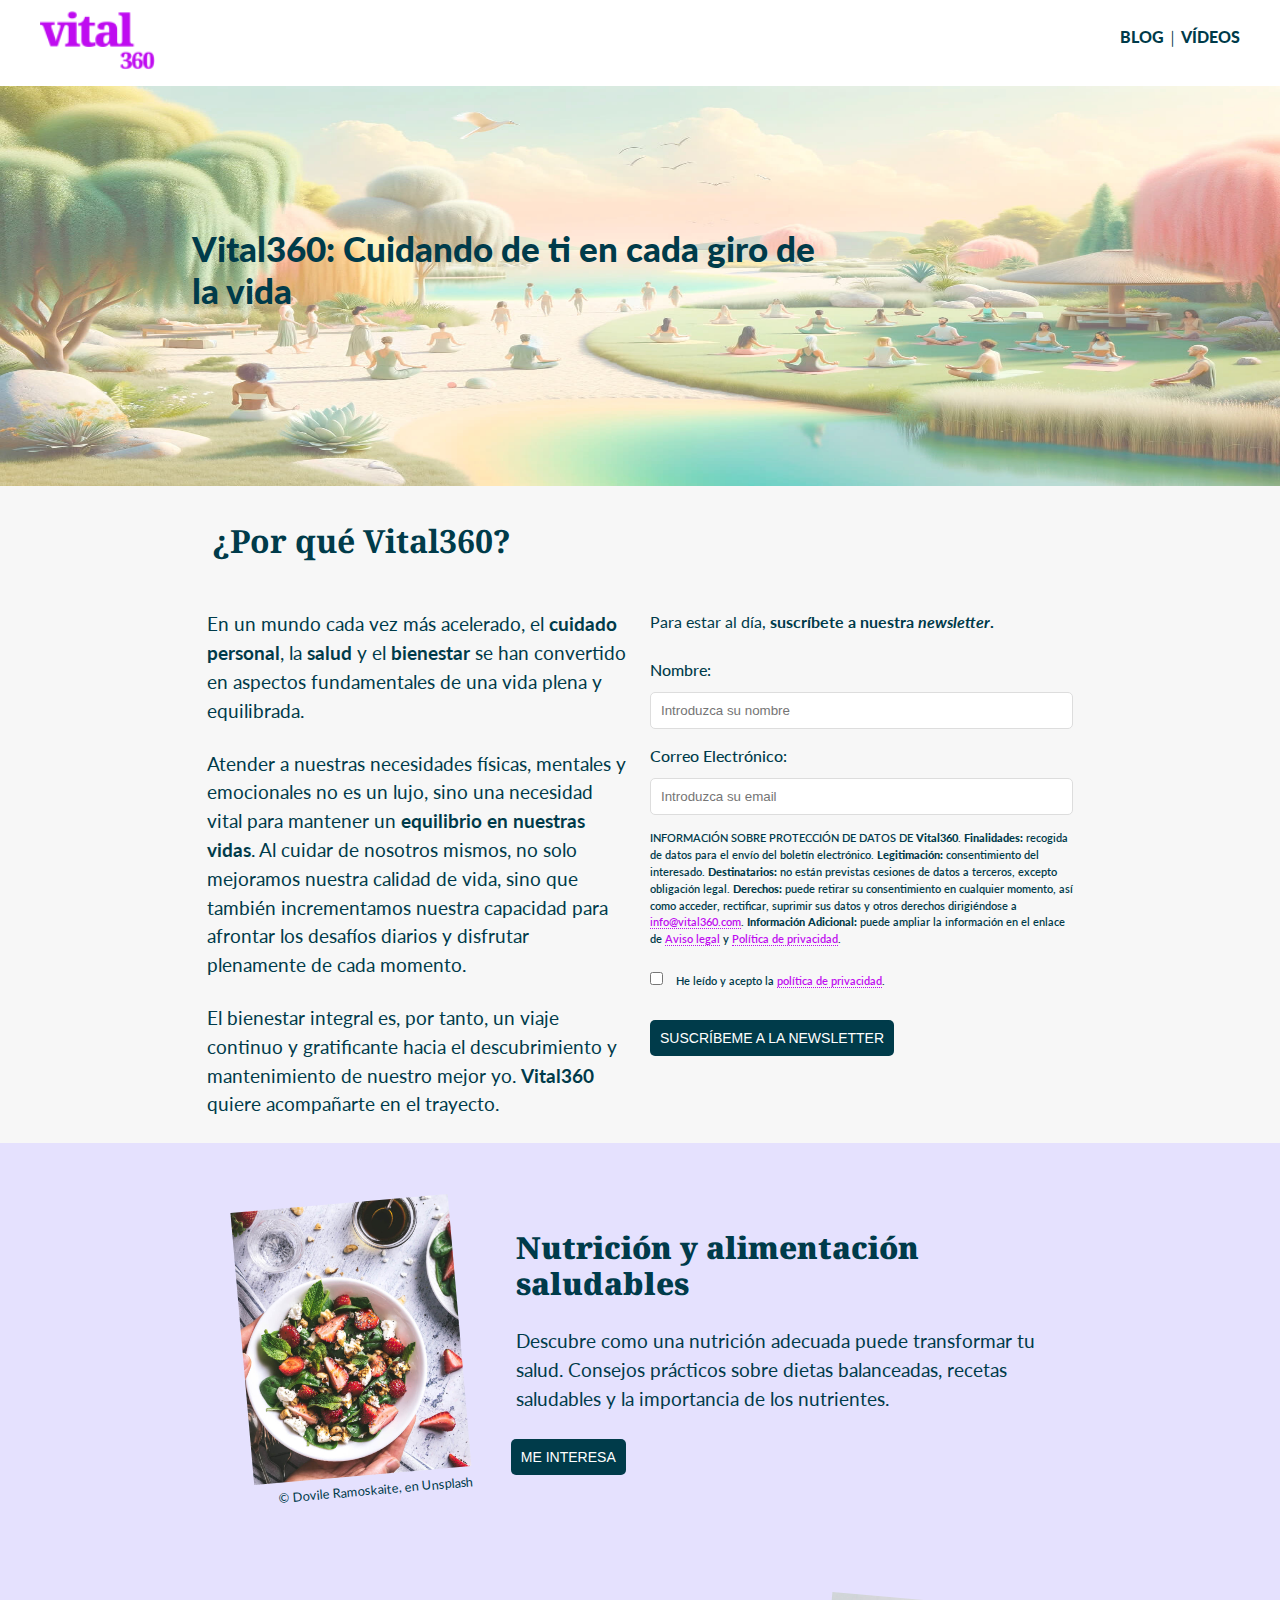
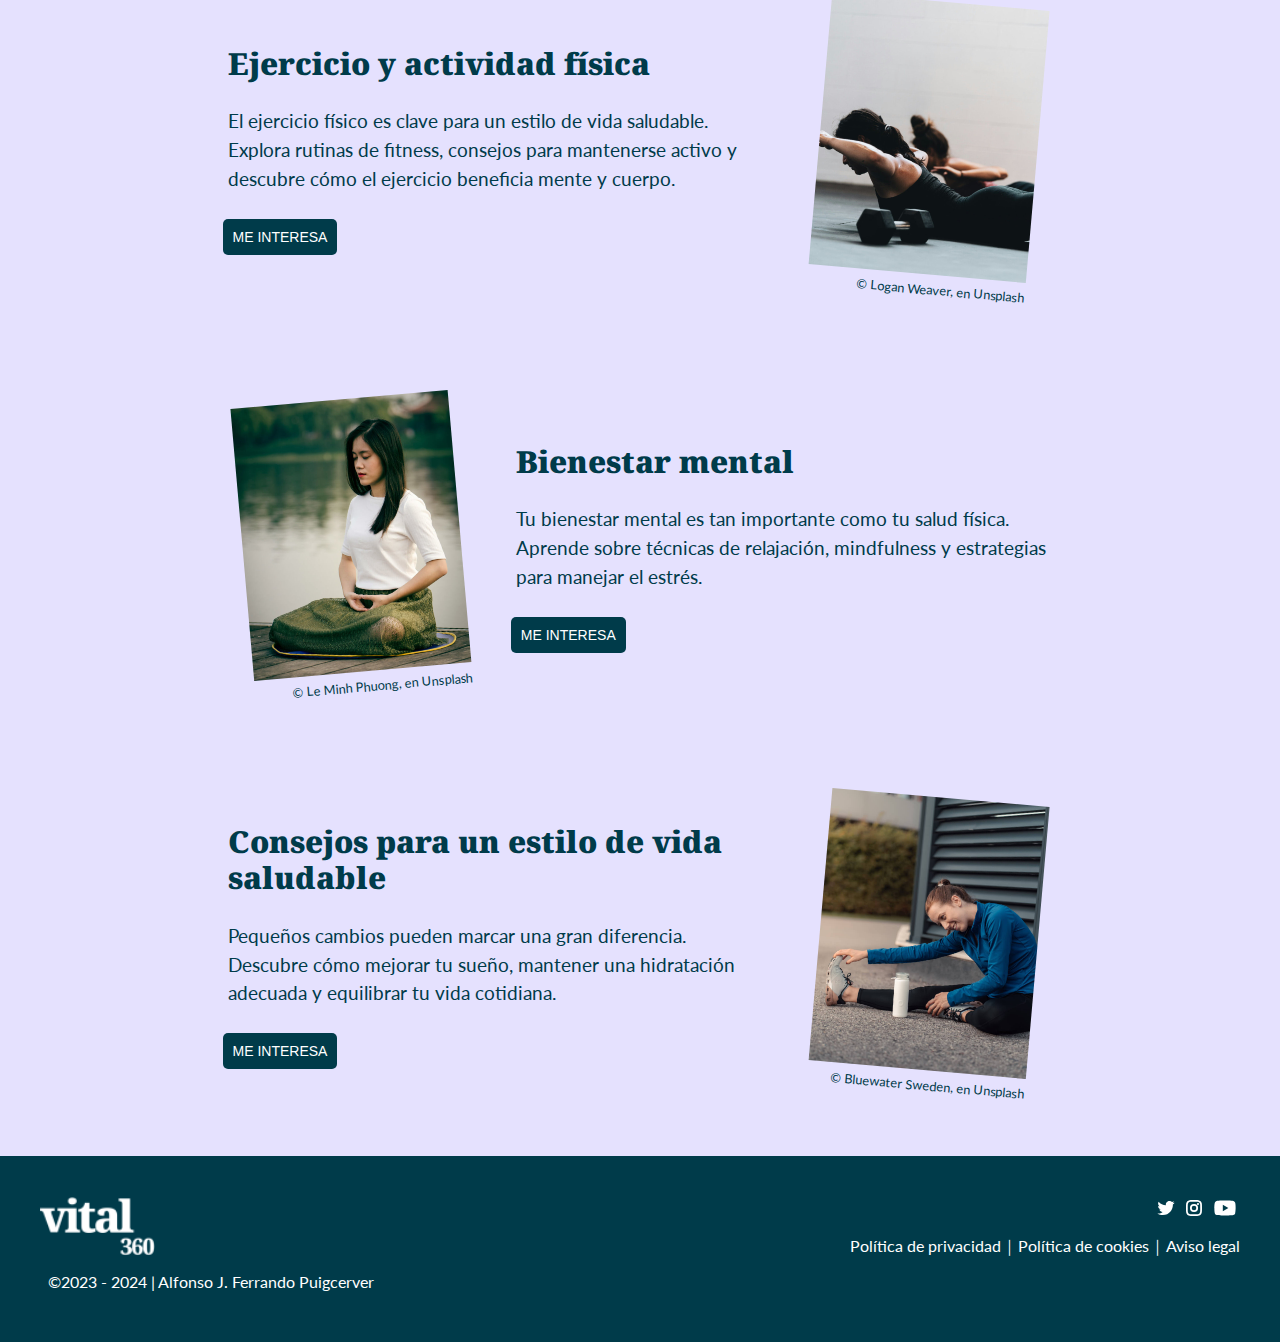
<file: index.html>
<!DOCTYPE html>
<html lang="es">
    <head>
        <meta charset="UTF-8">
        <meta name="viewport" content="width=device-width, initial-scale=1.0">
        <!-- <meta name="viewport" content="width=device-width"> -->
        <title>Vital360 | Cuidando de ti en cada giro de la vida</title>
        <meta name="description" content="Bienvenido al sitio oficial de Vital360, La web de salud y bienestar.">
        <link rel="icon" type="image/png" sizes="32x32" href="img/favicon.png">
        <link rel="preconnect" href="https://fonts.googleapis.com">
        <link rel="preconnect" href="https://fonts.gstatic.com" crossorigin>
        <link rel="preconnect" href="https://fonts.googleapis.com">
        <link rel="preconnect" href="https://fonts.gstatic.com" crossorigin>
        <link href="https://fonts.googleapis.com/css2?family=Lato:wght@400;700;900&family=Noto+Serif:wght@600&display=swap" rel="stylesheet">
        <link rel="stylesheet" href="css/estilos.css">
    </head>
<body>
    
    <header>
        <div class="container">
            <a href="index.html" title="Ir al inicio" class="logo"><img src="img/logoVital360.svg" alt="logo vital360"></a>
            <nav>
                <ul>
                    <li><a href="blog.html">Blog</a></li>
                    <li>|</li>
                    <li><a href="videos.html">Vídeos</a></li>                    
                </ul>
            </nav>
        </div>
    </header> 

    <div class="cuerpo">
        <div class="imgPrincipal">
            <img src="img/hero-image-home.jpg" class="homeLogo" alt="Lema vital360">
            <p class="captionIndex">Vital360: Cuidando de ti en cada giro de la vida</p>
        </div>  
                  
        <div class="parte1">
            <h1>¿Por qué Vital360?</h1>          
            <div class="txtIndex">                    
                <p>En un mundo cada vez más acelerado, el <b>cuidado personal</b>, la <b>salud</b> y el <b>bienestar</b> se han convertido en aspectos fundamentales de una vida plena y equilibrada.</p>  
                <br />
                <p>Atender a nuestras necesidades físicas, mentales y emocionales no es un lujo, sino una necesidad vital para mantener un <b>equilibrio en nuestras vidas</b>. Al cuidar de nosotros mismos, no solo mejoramos nuestra calidad de vida, sino que también incrementamos nuestra capacidad para afrontar los desafíos diarios y disfrutar plenamente de cada momento.</p>
                <br />
                <p>El bienestar integral es, por tanto, un viaje continuo y gratificante hacia el descubrimiento y mantenimiento de nuestro mejor yo. <b>Vital360</b> quiere acompañarte en el trayecto.</p>
                <br />
                
                
            </div>
            <div class="formIndex">
                <p> Para estar al día, <b>suscríbete a nuestra <i>newsletter</i>.</b></p><br />
                <form action="#" method="post">                    
                    <label for="name">Nombre:</label>
                    <input type="text" id="name" name="name" placeholder="Introduzca su nombre" required title="Introduzca su nombre">
                    <label for="name">Correo Electr&oacute;nico:</label>
                    <input type="email" id="email" name="email" placeholder="Introduzca su email" title="Introduzca su e-mail" required>  

                    <p class="avisoLegal">INFORMACIÓN SOBRE PROTECCIÓN DE DATOS DE <b>Vital360</b>.
                        <b>Finalidades:</b> recogida de datos para el envío del boletín electrónico. 
                        <b>Legitimación:</b> consentimiento del interesado. <b>Destinatarios:</b> no están previstas cesiones de datos a terceros, excepto obligación legal. 
                        <b>Derechos:</b> puede retirar su consentimiento en cualquier momento, así como acceder, rectificar, suprimir sus datos y otros derechos dirigiéndose a <a href="mailto:info@vital360.com">info@vital360.com</a>. 
                        <b>Información Adicional:</b> puede ampliar la información en el enlace de <a href="#">Aviso legal</a> y <a href="#">Política de privacidad</a>.
                    </p>
                    <br />
                    <label class="avisoLegal">
                        <input type="checkbox" name="terms" required> He leído y acepto la <a href="#">política de privacidad</a>.
                    </label>
                    <button type="submit">Suscríbeme a la newsletter</button>

                </form>
            </div>
        </div>

        <div class="parte2">
            <div class="card">
                <div class="fotoCard cardImpar">
                    <img src="img/home-bloc1.jpg" alt="Imagen Bloc 1">
                    <p class="autorImgIndex">© Dovile Ramoskaite, en Unsplash</p>
                </div>
                <div class="txtFoto">
                    <h2>Nutrición y alimentación saludables</h2>
                    <p>Descubre como una nutrición adecuada puede transformar tu salud. Consejos prácticos sobre dietas balanceadas, recetas saludables 
                        y la importancia de los nutrientes.</p>
                    <button type="button">Me interesa</button>
                </div>                    
            </div>

            <div class="card">
                
                <div class="txtFoto">
                    <h2>Ejercicio y actividad física</h2>
                    <p>El ejercicio físico es clave para un estilo de vida saludable. Explora rutinas de fitness, consejos para mantenerse activo y descubre cómo el ejercicio beneficia mente y cuerpo.</p>
                    <button type="button">Me interesa</button>                    
                </div>
                <div class="fotoCard cardPar">
                    <img src="img/home-bloc2.jpg" alt="Imagen Bloc 2">
                    <p class="autorImgIndex">© Logan Weaver, en Unsplash</p>
                </div>
            </div>
            
            <div class="card">
                <div class="fotoCard cardImpar">
                    <img src="img/home-bloc3.jpg" alt="Imagen Bloc 3">
                    <p class="autorImgIndex">© Le Minh Phuong, en Unsplash</p>
                </div>
                <div class="txtFoto">
                    <h2>Bienestar mental</h2>
                    <p>Tu bienestar mental es tan importante como tu salud física. Aprende sobre técnicas de relajación, mindfulness y estrategias para manejar el estrés.</p>
                    <button type="button">Me interesa</button>                    
                </div>
            </div> 

            <div class="card">
                <div class="txtFoto">
                    <h2>Consejos para un estilo de vida saludable</h2>
                    <p>Pequeños cambios pueden marcar una gran diferencia. Descubre cómo mejorar tu sueño, mantener una hidratación adecuada y equilibrar tu vida cotidiana.</p>
                    <button type="button">Me interesa</button>                    
                </div>
                <div class="fotoCard cardPar">
                    <img src="img/home-bloc4.jpg" alt="Imagen Bloc 4">
                    <p class="autorImgIndex">© Bluewater Sweden, en Unsplash</p>
                </div>                    
            </div>
        </div>
    </div>

    <footer>
        <div class="container">
            <div class="logoFooter">
                <a href="index.html" title="Ir al inicio" class="logo"><img src="img/logoVital360-n.svg" alt="logo vital360"></a>
                <p class="copyright">&copy;2023 - 2024 | Alfonso J. Ferrando Puigcerver</p>
            </div>
            <div class="menuFooter">
                <ul>
                    <li class="socialMedia"><a href=""><img src="img/twitter.svg" alt="Imagen Social Media"></a></li>
                    <li class="socialMedia"><a href=""><img src="img/instagram.svg" alt="Imagen Social Media"></a></li>
                    <li class="socialMedia"><a href=""><img src="img/youtube.svg" alt="Imagen Social Media"></a></li>
                </ul>
                <ul class="ponHorizontal">
                    <li><a href="">Política de privacidad</a></li>                    
                    <li class="nomuestra">|</li>
                    <li><a href="">Política de <span lang="en">cookies</span></a></li>
                    <li class="nomuestra">|</li>
                    <li><a href="">Aviso legal</a></li>
                </ul>
            </div>
        </div>
    </footer>
</body>
</html>
</file>
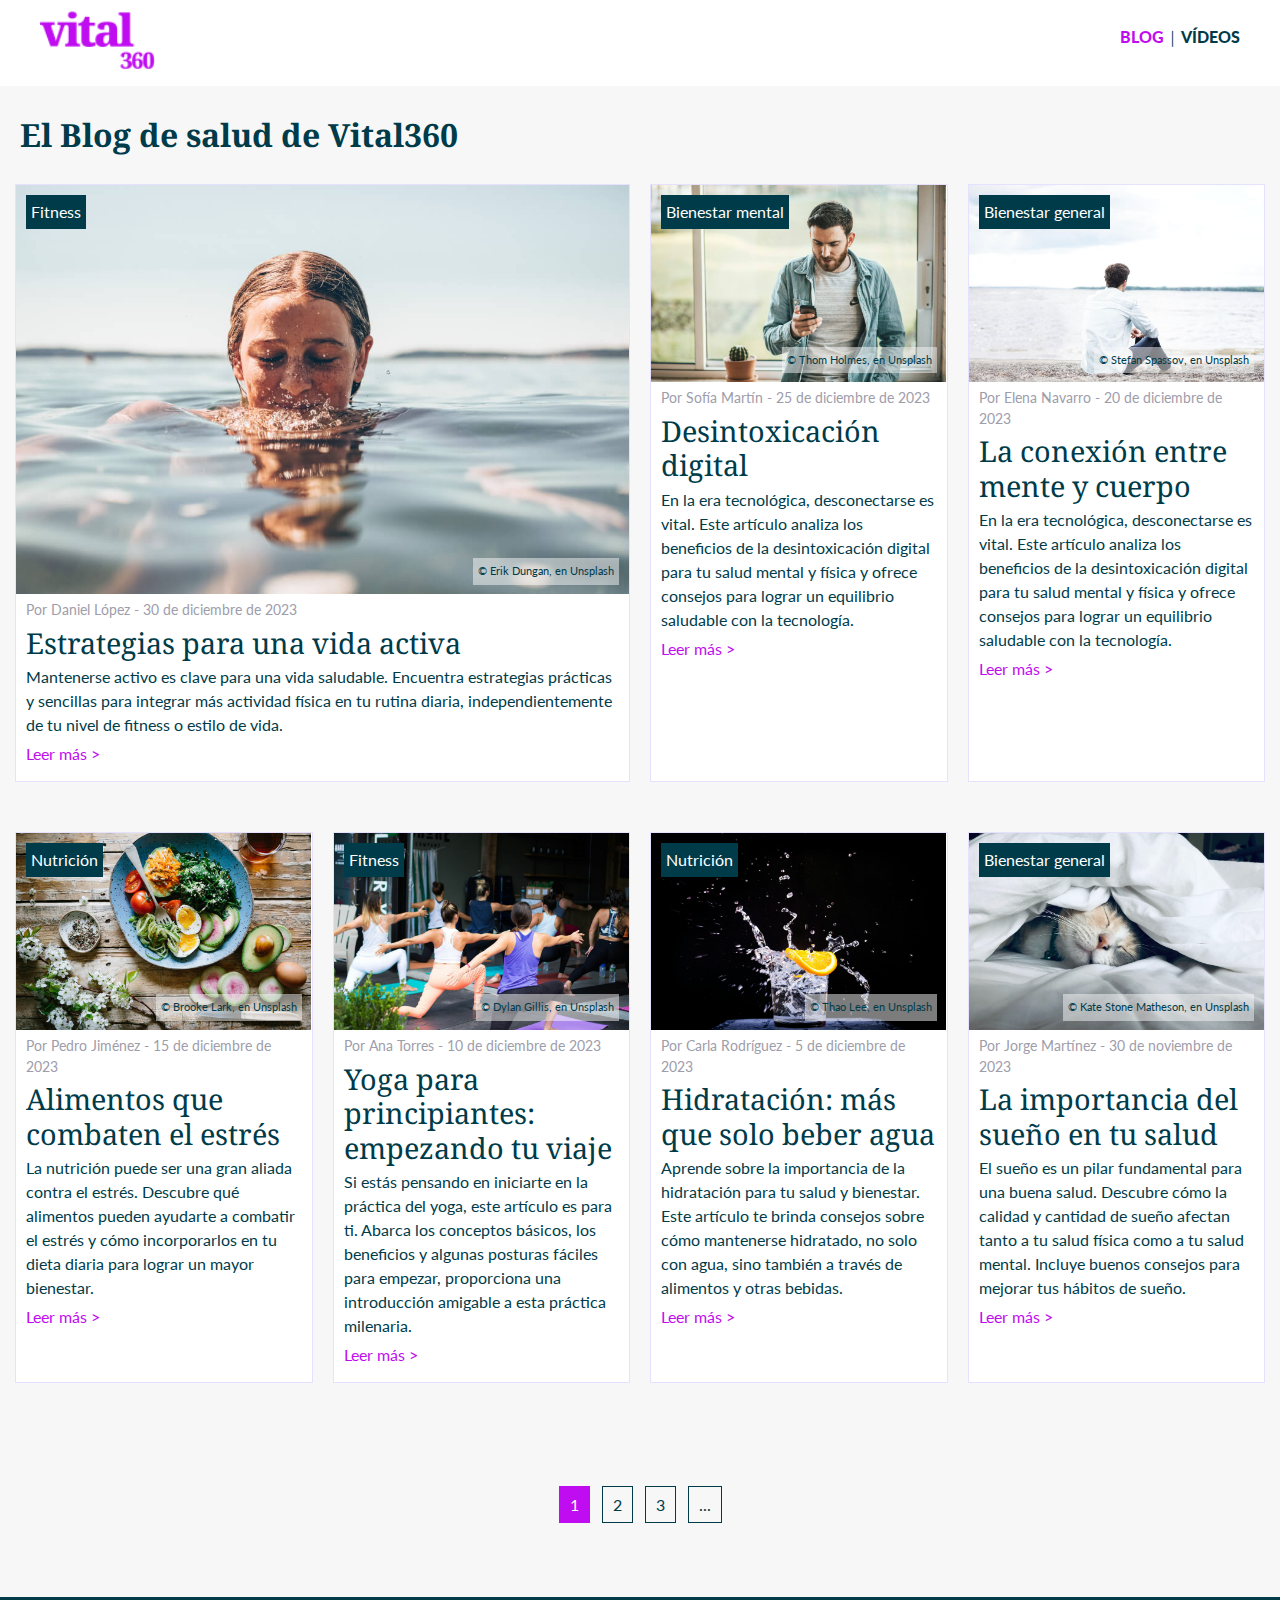
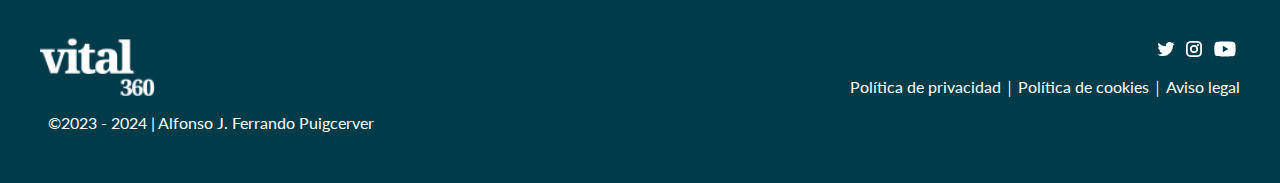
<file: blog.html>
<!DOCTYPE html>
<html lang="es">
    <head>
        <meta charset="UTF-8">
        <meta name="viewport" content="width=device-width, initial-scale=1.0">
        <!-- <meta name="viewport" content="width=device-width"> -->
        <title>Vital360 | Nuestro Blog</title>
        <meta name="description" content="Bienvenido al sitio oficial de Vital360, La web de salud y bienestar.">
        <link rel="icon" type="image/png" sizes="32x32" href="img/favicon.png">
        <link rel="preconnect" href="https://fonts.googleapis.com">
        <link rel="preconnect" href="https://fonts.gstatic.com" crossorigin>
        <link rel="preconnect" href="https://fonts.googleapis.com">
        <link rel="preconnect" href="https://fonts.gstatic.com" crossorigin>
        <link href="https://fonts.googleapis.com/css2?family=Lato:wght@400;700;900&family=Noto+Serif:wght@600&display=swap" rel="stylesheet">
        <link rel="stylesheet" href="css/estilos.css">
    </head>
<body>    
    <header>
        <div class="container">
            <a href="index.html" title="Ir al inicio" class="logo"><img src="img/logoVital360.svg" alt="logo vital360"></a>
            <nav>
                <ul>
                    <li class="active"><a href="blog.html">Blog</a></li>
                    <li>|</li>
                    <li><a href="videos.html"><b>Vídeos</b></a></li>                    
                </ul>
            </nav>
        </div>
    </header>

    <main>
        <div class="container">
            <h1>El Blog de salud de Vital360</h1>
            <div class="containerBlog"> 
                <div class="cardVideo">  
                    <a href="entrada.html" class="linkCardVideo">Fitness</a>              
                    <figure>                    
                        <img src="img/estrategias-vida-activa.jpg" alt="Imagen Estrategias Vida">
                        <figcaption class="captionBlog">© Erik Dungan, en Unsplash</figcaption>
                    </figure>                                
                    <p class="autorBlog">Por Daniel López - 30 de diciembre de 2023</p>
                    <a href="entrada.html" class="linkBlog">Estrategias para una vida activa</a>                    
                    <p>Mantenerse activo es clave para una vida saludable. Encuentra estrategias prácticas y sencillas para integrar más actividad física en tu rutina diaria, independientemente de tu nivel de fitness o estilo de vida.</p>
                    <a href="entrada.html">Leer más ></a>
                </div>

                <div class="cardVideo">  
                    <a href="#" class="linkCardVideo">Bienestar mental</a>              
                    <figure>                    
                        <img src="img/desintoxicacion-digital.jpg" alt="Imagen desintoxicacion digital Vida">
                        <figcaption class="captionBlog">© Thom Holmes, en Unsplash</figcaption>
                    </figure>                                
                    <p class="autorBlog">Por Sofía Martín - 25 de diciembre de 2023</p>
                    <a href="#" class="linkBlog">Desintoxicación digital</a>
                    <p>En la era tecnológica, desconectarse es vital. Este artículo analiza los beneficios de la desintoxicación digital para tu salud mental y física y ofrece consejos para lograr un equilibrio saludable con la tecnología.</p>
                    <a href="entrada.html">Leer más ></a>
                </div>

                <div class="cardVideo">  
                    <a href="#" class="linkCardVideo">Bienestar general</a>              
                    <figure>                    
                        <img src="img/conexion-mente-cuerpo.jpg" alt="Imagen Conexión Mente cuerpo">
                        <figcaption class="captionBlog">© Stefan Spassov, en Unsplash</figcaption>
                    </figure>                                
                    <p class="autorBlog">Por Elena Navarro - 20 de diciembre de 2023</p>
                    <a href="#" class="linkBlog">La conexión entre mente y cuerpo</a>
                    <p>En la era tecnológica, desconectarse es vital. Este artículo analiza los beneficios de la desintoxicación digital para tu salud mental y física y ofrece consejos para lograr un equilibrio saludable con la tecnología.</p>
                    <a href="entrada.html">Leer más ></a>
                </div>

                <div class="cardVideo">  
                    <a href="#" class="linkCardVideo">Nutrición</a>              
                    <figure>                    
                        <img src="img/alimentos-combaten-estres.jpg" alt="Imagen alimentos anti estres">
                        <figcaption class="captionBlog">© Brooke Lark, en Unsplash</figcaption>
                    </figure>                                
                    <p class="autorBlog">Por Pedro Jiménez - 15 de diciembre de 2023</p>
                    <a href="#" class="linkBlog">Alimentos que combaten el estrés</a>
                    <p>La nutrición puede ser una gran aliada contra el estrés. Descubre qué alimentos pueden ayudarte a combatir el estrés y cómo incorporarlos en tu dieta diaria para lograr un mayor bienestar.</p>
                    <a href="entrada.html">Leer más ></a>
                </div>

                <div class="cardVideo">  
                    <a href="#" class="linkCardVideo">Fitness</a>              
                    <figure>                    
                        <img src="img/yoga-principiantes.jpg" alt="Imagen Yoga estres">
                        <figcaption class="captionBlog">© Dylan Gillis, en Unsplash </figcaption>
                    </figure>                                
                    <p class="autorBlog">Por Ana Torres - 10 de diciembre de 2023</p>
                    <a href="#" class="linkBlog">Yoga para principiantes: empezando tu viaje</a>
                    <p>Si estás pensando en iniciarte en la práctica del yoga, este artículo es para ti. Abarca los conceptos básicos, los beneficios y algunas posturas fáciles para empezar, proporciona una introducción amigable a esta práctica milenaria.</p>
                    <a href="entrada.html">Leer más ></a>
                </div>

                <div class="cardVideo">  
                    <a href="#" class="linkCardVideo">Nutrición</a>              
                    <figure>                    
                        <img src="img/hidratacion.jpg" alt="Imagen Nutrición hidratacion">
                        <figcaption class="captionBlog">© Thao Lee, en Unsplash</figcaption>
                    </figure>                                
                    <p class="autorBlog">Por Carla Rodríguez - 5 de diciembre de 2023</p>
                    <a href="#" class="linkBlog">Hidratación: más que solo beber agua </a>
                    <p>Aprende sobre la importancia de la hidratación para tu salud y bienestar. Este artículo te brinda consejos sobre cómo mantenerse hidratado, no solo con agua, sino también a través de alimentos y otras bebidas.</p>
                    <a href="entrada.html">Leer más ></a>
                </div>

                <div class="cardVideo">  
                    <a href="#" class="linkCardVideo">Bienestar general</a>              
                    <figure>                    
                        <img src="img/importancia-sueno-salud.jpg" alt="Imagen Yoga estres">
                        <figcaption class="captionBlog">© Kate Stone Matheson, en Unsplash</figcaption>
                    </figure>                                
                    <p class="autorBlog">Por Jorge Martínez - 30 de noviembre de 2023</p>
                    <a href="#" class="linkBlog">La importancia del sueño en tu salud </a>
                    <p>El sueño es un pilar fundamental para una buena salud. Descubre cómo la calidad y cantidad de sueño afectan tanto a tu salud física como a tu salud mental. Incluye buenos consejos para mejorar tus hábitos de sueño.</p>
                    <a href="entrada.html">Leer más ></a>
                </div>
            </div>

            <div class="pagination">
                <a href="#" class="active">1</a>
                <a href="#" >2</a>
                <a href="#">3</a>
                <a href="#">...</a>
            </div>
        </div>
    </main>

    <footer>
        <div class="container">
            <div class="logoFooter">
                <a href="index.html" title="Ir al inicio" class="logo"><img src="img/logoVital360-n.svg" alt="logo vital360"></a>
                <p class="copyright">&copy;2023 - 2024 | Alfonso J. Ferrando Puigcerver</p>
            </div>
            <div class="menuFooter">
                <ul >
                    <li class="socialMedia"><a href=""><img src="img/twitter.svg" alt="Imagen Social Media"></a></li>
                    <li class="socialMedia"><a href=""><img src="img/instagram.svg" alt="Imagen Social Media"></a></li>
                    <li class="socialMedia"><a href=""><img src="img/youtube.svg" alt="Imagen Social Media"></a></li>
                </ul>
                <ul class="ponHorizontal">
                    <li><a href="">Política de privacidad</a></li>                    
                    <li class="nomuestra">|</li>
                    <li><a href="">Política de <span lang="en">cookies</span></a></li>
                    <li class="nomuestra">|</li>
                    <li><a href="">Aviso legal</a></li>
                </ul>
            </div>
        </div>
    </footer>

</body>
</html>
</file>
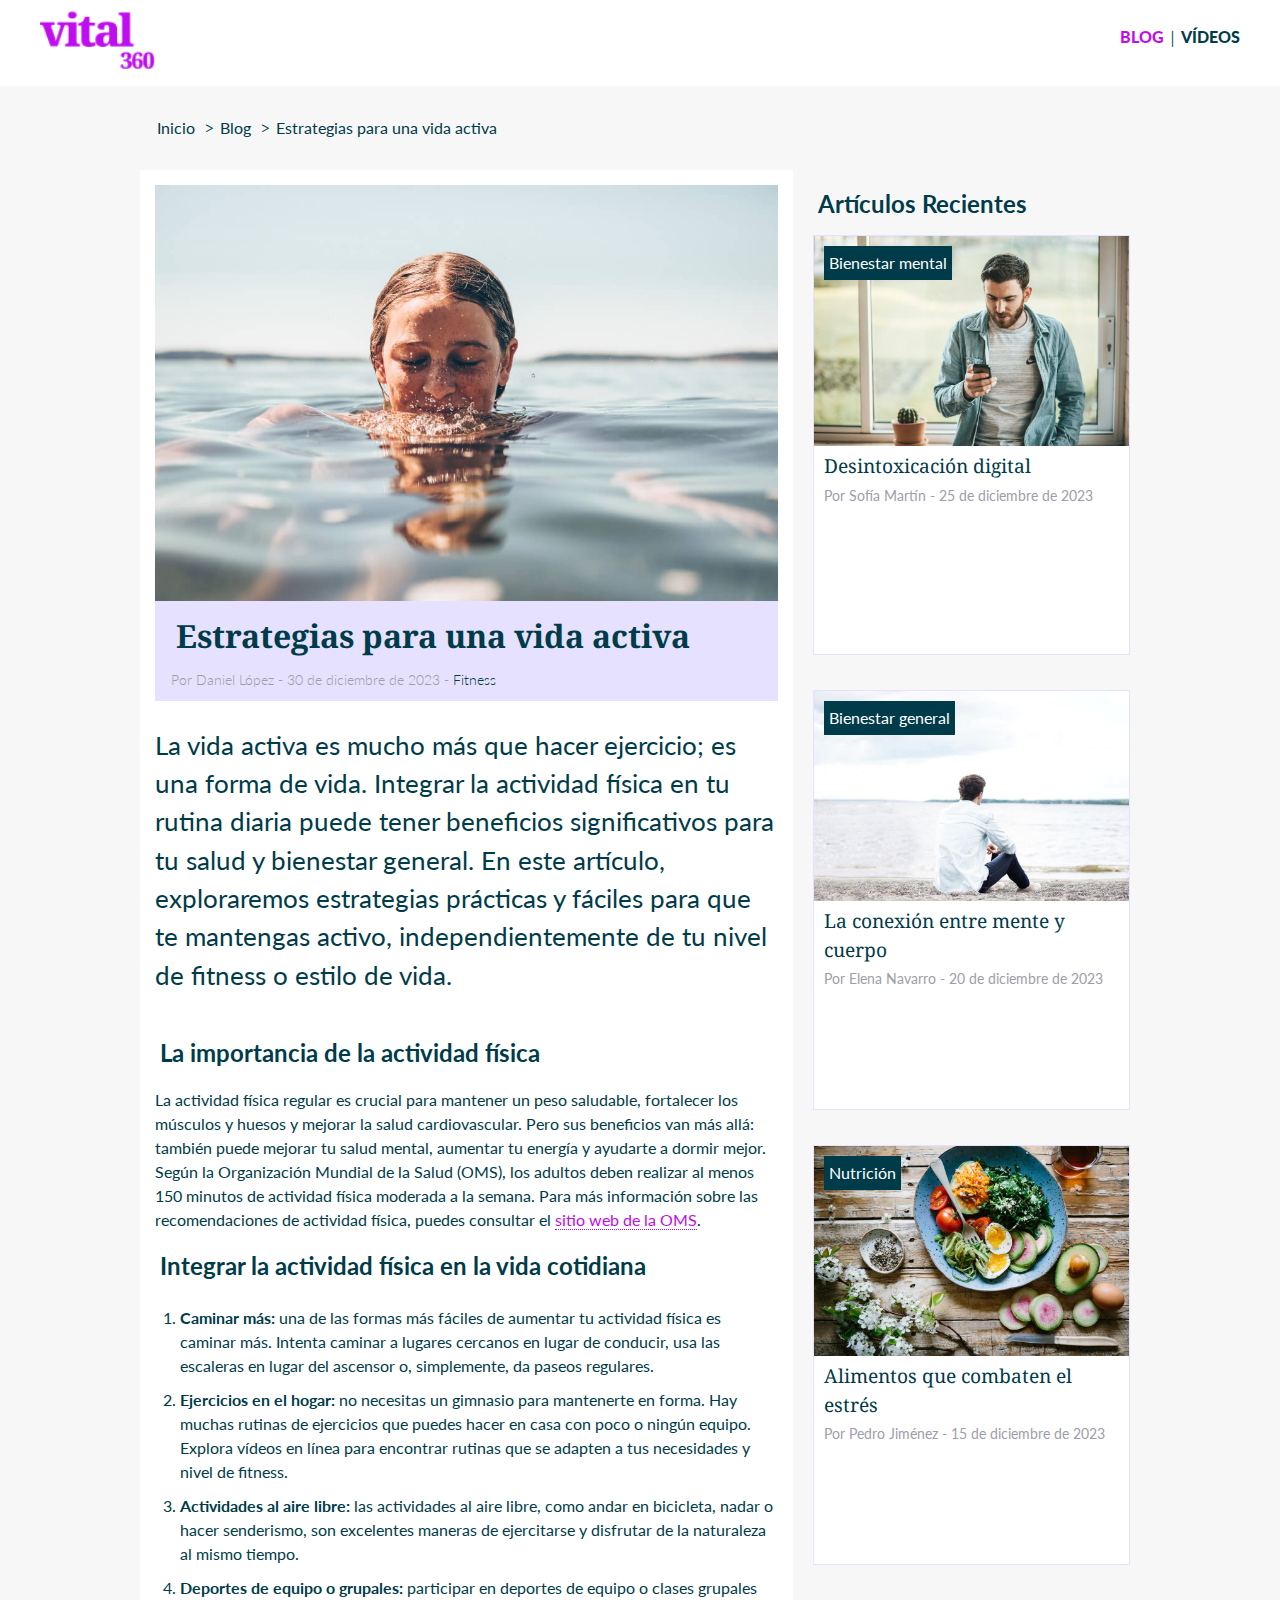
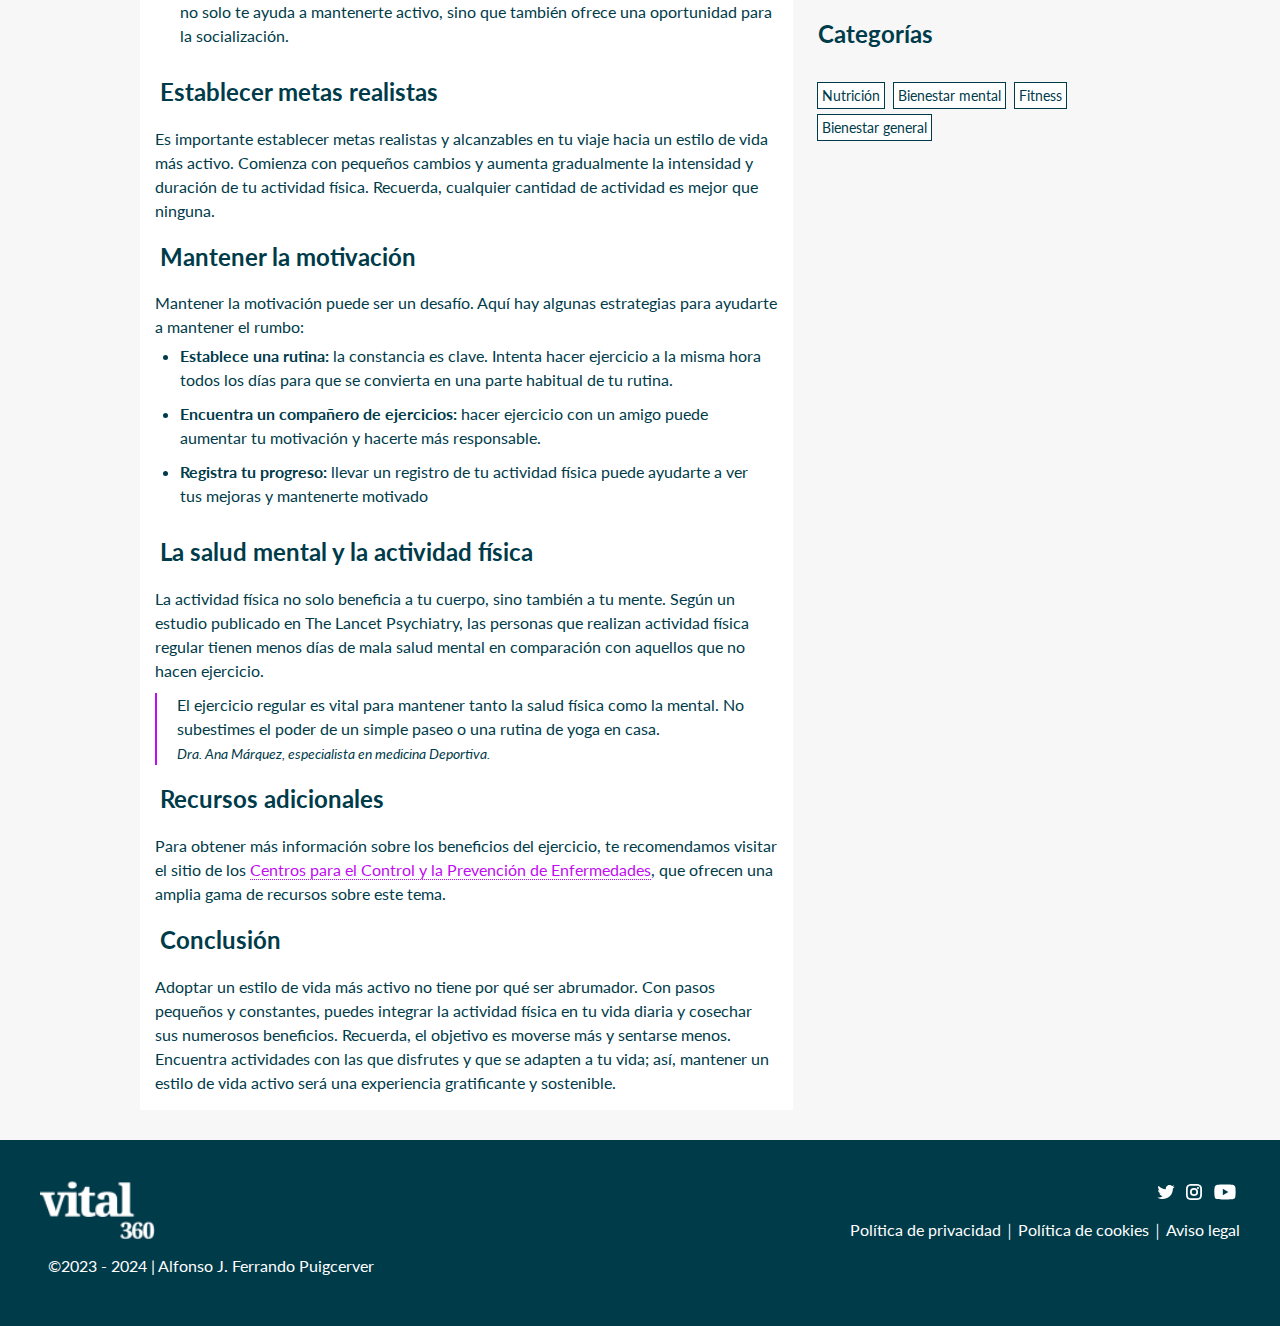
<file: entrada.html>
<!DOCTYPE html>
<html lang="es">
    <head>
        <meta charset="UTF-8">
        <meta name="viewport" content="width=device-width, initial-scale=1.0">
        <!-- <meta name="viewport" content="width=device-width"> -->
        <title>Vital360 | Blog-Fitness</title>
        <meta name="description" content="Bienvenido al sitio oficial de Vital360, La web de salud y bienestar.">
        <link rel="icon" type="image/png" sizes="32x32" href="img/favicon.png">
        <link rel="preconnect" href="https://fonts.googleapis.com">
        <link rel="preconnect" href="https://fonts.gstatic.com" crossorigin>
        <link rel="preconnect" href="https://fonts.googleapis.com">
        <link rel="preconnect" href="https://fonts.gstatic.com" crossorigin>
        <link href="https://fonts.googleapis.com/css2?family=Lato:wght@400;700;900&family=Noto+Serif:wght@600&display=swap" rel="stylesheet">
        <link rel="stylesheet" href="css/estilos.css">
    </head>
<body>

    <header>
        <div class="container">
            <a href="index.html" title="Ir al inicio" class="logo"><img src="img/logoVital360.svg" alt="logo vital360"></a>
            <nav>
                <ul>
                    <li class="active"><a href="blog.html">Blog</a></li>
                    <li>|</li>
                    <li><a href="videos.html">Vídeos</a></li>                    
                </ul>
            </nav>
        </div>
    </header>

    <main>
        <div class="container">
            <ul class="breadcrumb">
                <li><a href="index.html">Inicio</a></li>
                <li><a href="blog.html">Blog</a></li>
                <li><a href="#">Estrategias para una vida activa</a></li>                
            </ul>

            <div class="containerEntrada">
                <div class="cardArticulo">
                    <div class="cardEntrada">
                        <img src="img/estrategias-vida-activa.jpg" alt="Imagen estrategias-vida-activa">
                        <div class="bodyCardEntrada">
                            <h1>Estrategias para una vida activa</h1> 
                            <p class="autorBlog">Por Daniel López - 30 de diciembre de 2023 - <a href="#">Fitness</a></p> 
                        </div>
                    </div>
                    <p class="resumenEntrada">
                    La vida activa es mucho más que hacer ejercicio; es una forma de vida. Integrar la actividad física en tu rutina diaria puede tener beneficios significativos para tu salud y bienestar general. En este artículo, exploraremos estrategias prácticas y fáciles para que te mantengas activo, independientemente de tu nivel de fitness o estilo de vida.
                    </p>

                    <h2>La importancia de la actividad física</h2>
                    <p>La actividad física regular es crucial para mantener un peso saludable, fortalecer los músculos y huesos y mejorar la salud cardiovascular. Pero sus beneficios van más allá: también puede mejorar tu salud mental, aumentar tu energía y ayudarte a dormir mejor. Según la Organización Mundial de la Salud (OMS), los adultos deben realizar al menos 150 minutos de actividad física moderada a la semana. 
                    Para más información sobre las recomendaciones de actividad física, puedes consultar el <a href="#">sitio web de la OMS</a>.</p>

                    <h2>Integrar la actividad física en la vida cotidiana</h2>
                    <ol class="listaEntrada">
                        <li><b>Caminar más:</b> una de las formas más fáciles de aumentar tu actividad física es caminar más. Intenta caminar a lugares cercanos en lugar de conducir, usa las escaleras en lugar del ascensor o, simplemente, da paseos regulares.</li>
                        <li><b>Ejercicios en el hogar:</b> no necesitas un gimnasio para mantenerte en forma. Hay muchas rutinas de ejercicios que puedes hacer en casa con poco o ningún equipo. Explora vídeos en línea para encontrar rutinas que se adapten a tus necesidades y nivel de fitness.</li>
                        <li><b>Actividades al aire libre:</b> las actividades al aire libre, como andar en bicicleta, nadar o hacer senderismo, son excelentes maneras de ejercitarse y disfrutar de la naturaleza al mismo tiempo.</li>
                        <li><b>Deportes de equipo o grupales:</b> participar en deportes de equipo o clases grupales no solo te ayuda a mantenerte activo, sino que también ofrece una oportunidad para la socialización.</li>
                    </ol>

                    <h2>Establecer metas realistas</h2>
                    <p>Es importante establecer metas realistas y alcanzables en tu viaje hacia un estilo de vida más activo. Comienza con pequeños cambios y aumenta gradualmente la intensidad y duración de tu actividad física. Recuerda, cualquier cantidad de actividad es mejor que ninguna.</p>

                    <h2>Mantener la motivación</h2>
                    <p>Mantener la motivación puede ser un desafío. Aquí hay algunas estrategias para ayudarte a mantener el rumbo: </p>
                    <ul class="listaEntrada">
                        <li><b>Establece una rutina:</b> la constancia es clave. Intenta hacer ejercicio a la misma hora todos los días para que se convierta en una parte habitual de tu rutina.</li>
                        <li><b>Encuentra un compañero de ejercicios:</b> hacer ejercicio con un amigo puede aumentar tu motivación y hacerte más responsable.</li>
                        <li><b>Registra tu progreso:</b> llevar un registro de tu actividad física puede ayudarte a ver tus mejoras y mantenerte motivado</li>
                    </ul>

                    <h2>La salud mental y la actividad física</h2>
                    <p>La actividad física no solo beneficia a tu cuerpo, sino también a tu mente. Según un estudio publicado en The Lancet Psychiatry, las personas que realizan actividad física regular tienen menos días de mala salud mental en comparación con aquellos que no hacen ejercicio.</p>
                    <p class="doctora">El ejercicio regular es vital para mantener tanto la salud física como la mental. No subestimes el poder de un simple paseo o una rutina de yoga en casa.<br />
                        <span>Dra. Ana Márquez, especialista en medicina Deportiva.</span>
                    </p>

                    <h2>Recursos adicionales</h2>
                    <p>Para obtener más información sobre los beneficios del ejercicio, te recomendamos visitar el sitio de los <a href="https://www.cdc.gov/physicalactivity/basics/pa-health/index.htm">Centros para el Control y la Prevención de Enfermedades</a>, que ofrecen una amplia gama de recursos sobre este tema.</p>

                    <h2>Conclusión</h2>
                    <p>Adoptar un estilo de vida más activo no tiene por qué ser abrumador. Con pasos pequeños y constantes, puedes integrar la actividad física en tu vida diaria y cosechar sus numerosos beneficios. Recuerda, el objetivo es moverse más y sentarse menos. Encuentra actividades con las que disfrutes y que se adapten a tu vida; así, mantener un estilo de vida activo será una experiencia gratificante y sostenible.</p>
                </div> 

                <div class="cardsRelacionados">
                    <h2 class="tituloArt">Art&iacute;culos Recientes</h2>
                    <div class="cardVideoE">  
                        <a href="entrada.html" class="linkCardVideo">Bienestar mental</a>                              
                        <img src="img/desintoxicacion-digital.jpg" alt="Imagen desintoxicacion digital Vida">
                        <a href="#" class="linkBlog2">Desintoxicación digital</a>
                        <p class="autorBlog">Por Sofía Martín - 25 de diciembre de 2023</p>
                    </div>

                    <div class="cardVideoE">  
                        <a href="entrada.html" class="linkCardVideo">Bienestar general</a>                              
                        <img src="img/conexion-mente-cuerpo.jpg" alt="Imagen Conexión Mente cuerpo">
                        <a href="#" class="linkBlog2">La conexión entre mente y cuerpo </a>
                        <p class="autorBlog">Por Elena Navarro - 20 de diciembre de 2023</p>
                    </div>

                    <div class="cardVideoE">  
                        <a href="entrada.html" class="linkCardVideo">Nutrición</a>                              
                        <img src="img/alimentos-combaten-estres.jpg" alt="Imagen alimentos anti estres">
                        <a href="#" class="linkBlog2">Alimentos que combaten el estrés </a>
                        <p class="autorBlog">Por Pedro Jiménez - 15 de diciembre de 2023</p>
                    </div>
                    
                    <div class="cardCategorias">
                        <h2>Categor&iacute;as</h2>
                        <ul class="menuCategorias">
                            <li><a href="#" class="linkCardVideo2">Nutrici&oacute;n</a></li>
                            <li><a href="#" class="linkCardVideo2">Bienestar mental</a></li>
                            <li><a href="#" class="linkCardVideo2">Fitness</a></li>
                            <li><a href="#" class="linkCardVideo2">Bienestar general</a></li>
                        </ul>
                    </div>
                </div>
            </div> 
        </div>
    </main>

    <footer>
        <div class="container">
            <div class="logoFooter">
                <a href="index.html" title="Ir al inicio" class="logo"><img src="img/logoVital360-n.svg" alt="logo vital360"></a>
                <p class="copyright">&copy;2023 - 2024 | Alfonso J. Ferrando Puigcerver</p>
            </div>
            <div class="menuFooter">
                <ul >
                    <li class="socialMedia"><a href=""><img src="img/twitter.svg" alt="Imagen Social Media"></a></li>
                    <li class="socialMedia"><a href=""><img src="img/instagram.svg" alt="Imagen Social Media"></a></li>
                    <li class="socialMedia"><a href=""><img src="img/youtube.svg" alt="Imagen Social Media"></a></li>
                </ul>
                <ul class="ponHorizontal">
                    <li><a href="">Política de privacidad</a></li>                    
                    <li class="nomuestra">|</li>
                    <li><a href="">Política de <span lang="en">cookies</span></a></li>
                    <li class="nomuestra">|</li>
                    <li><a href="">Aviso legal</a></li>
                </ul>
            </div>
        </div>
    </footer>

</body>
</html>
</file>
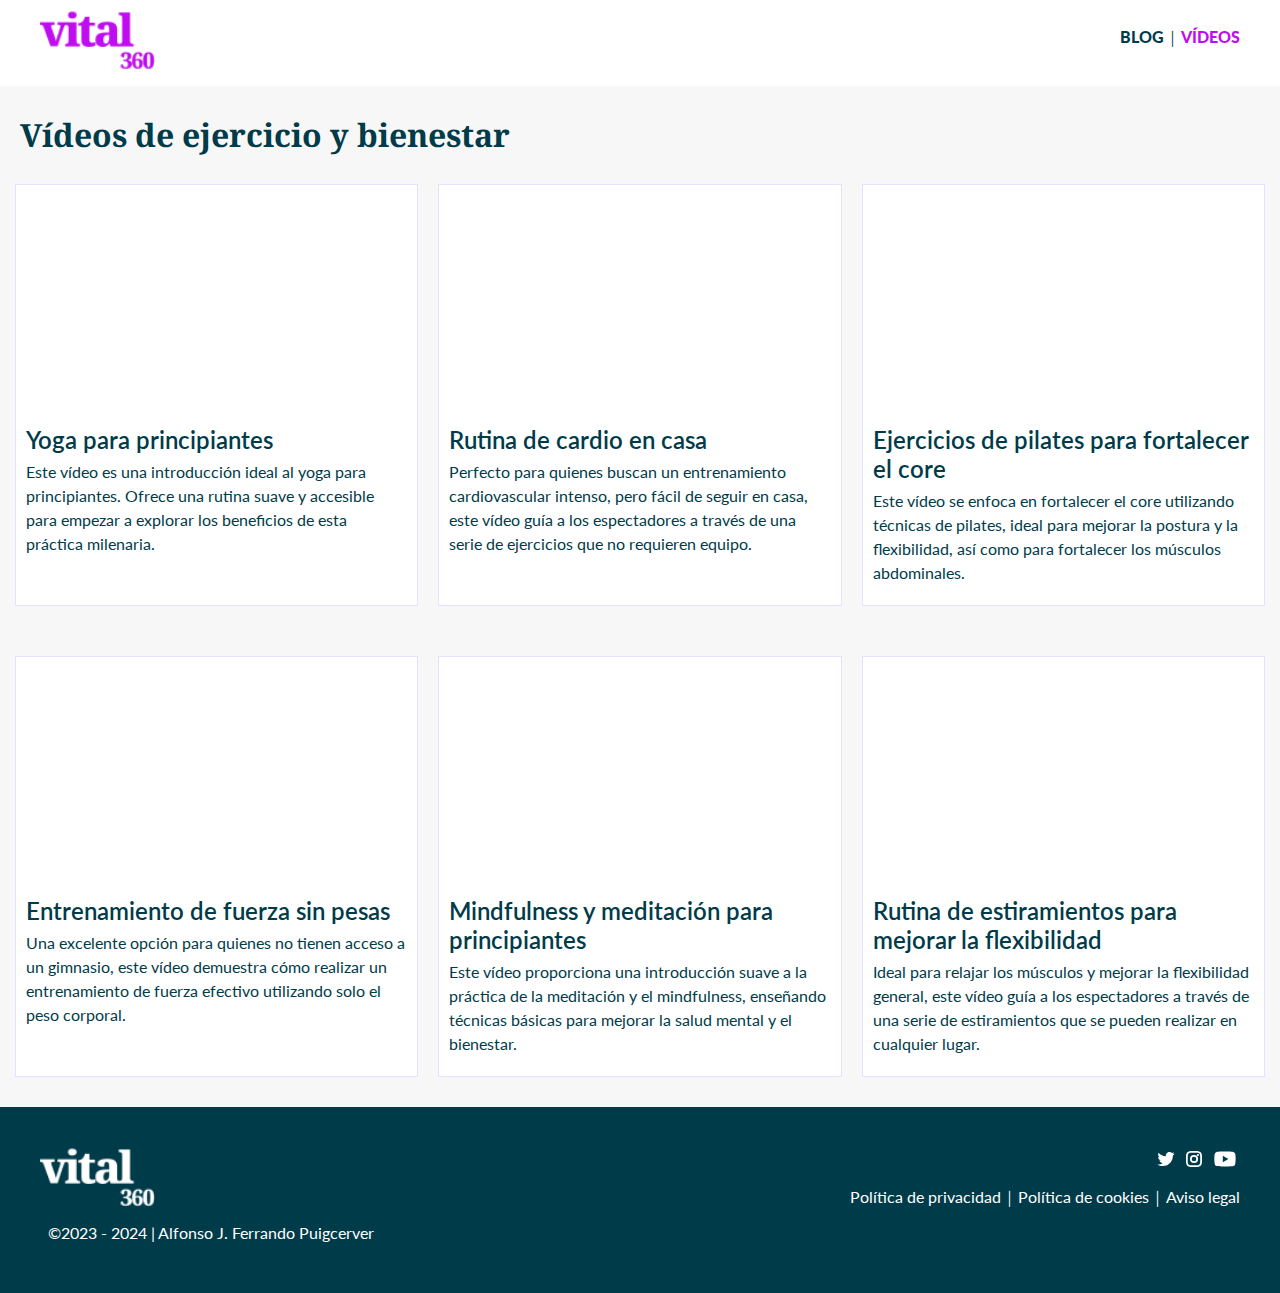
<file: videos.html>
<!DOCTYPE html>
<html lang="es">
    <head>
        <meta charset="UTF-8">
        <meta name="viewport" content="width=device-width, initial-scale=1.0">
        <!-- <meta name="viewport" content="width=device-width"> -->
        <title>Vital360 | Nuestros Vídeos</title>
        <meta name="description" content="Bienvenido al sitio oficial de Vital360, La web de salud y bienestar.">
        <link rel="icon" type="image/png" sizes="32x32" href="img/favicon.png">
        <link rel="preconnect" href="https://fonts.googleapis.com">
        <link rel="preconnect" href="https://fonts.gstatic.com" crossorigin>
        <link rel="preconnect" href="https://fonts.googleapis.com">
        <link rel="preconnect" href="https://fonts.gstatic.com" crossorigin>
        <link href="https://fonts.googleapis.com/css2?family=Lato:wght@400;700;900&family=Noto+Serif:wght@600&display=swap" rel="stylesheet">
        <link rel="stylesheet" href="css/estilos.css">
    </head>
<body>
    
    <header>
        <div class="container">
            <a href="index.html" title="Ir al inicio" class="logo"><img src="img/logoVital360.svg" alt="logo vital360"></a>
            <nav>
                <ul>
                    <li><a href="blog.html">Blog</a></li>
                    <li>|</li>
                    <li class="active"><a href="videos.html">Vídeos</a></li>                    
                </ul>
            </nav> 
        </div>           
    </header>

    <main>
        <div class="container">
            <h1>V&iacute;deos de ejercicio y bienestar</h1>
            <div class="containerVideos">
                            
                <div class="cardVideo">
                    <figure>
                        <div class="video-fluid">
                            <iframe class="video-fluid-item" width="560" height="315" src="https://www.youtube.com/embed/mT8MVyEopgs?si=_8iwyQpyI01qyKn1" title="YouTube video player" frameborder="0" allow="accelerometer; autoplay; clipboard-write; encrypted-media; gyroscope; picture-in-picture; web-share" allowfullscreen></iframe>
                        </div>
                    </figure>
                    <h2>Yoga para principiantes</h2>
                    <p>Este vídeo es una introducción ideal al yoga para principiantes. Ofrece una rutina suave y accesible para empezar a explorar los beneficios de esta práctica milenaria.</p>                   
                </div>

                <div class="cardVideo">
                    <figure>
                        <div class="video-fluid">
                            <iframe class="video-fluid-item" width="560" height="315" src="https://www.youtube.com/embed/ksi-c8YgClY?si=ZlkVTSbt4eXXkvmk" title="YouTube video player" frameborder="0" allow="accelerometer; autoplay; clipboard-write; encrypted-media; gyroscope; picture-in-picture; web-share" allowfullscreen></iframe>
                        </div>
                    </figure>
                    <h2>Rutina de cardio en casa</h2>                    
                    <p>Perfecto para quienes buscan un entrenamiento cardiovascular intenso, pero fácil de seguir en casa, este vídeo guía a los espectadores a través de una serie de ejercicios que no requieren equipo.</p>                   
                </div>

                <div class="cardVideo">
                    <figure>
                        <div class="video-fluid">
                            <iframe class="video-fluid-item" width="560" height="315" src="https://www.youtube.com/embed/qXr7xHZUxvY?si=LTvUClWg6ZuErEw8" title="YouTube video player" frameborder="0" allow="accelerometer; autoplay; clipboard-write; encrypted-media; gyroscope; picture-in-picture; web-share" allowfullscreen></iframe>
                        </div>
                    </figure>
                    <h2>Ejercicios de pilates para fortalecer el core</h2>
                    <p>Este vídeo se enfoca en fortalecer el core utilizando técnicas de pilates, ideal para mejorar la postura y la flexibilidad, así como para fortalecer los músculos abdominales.</p>                   
                </div>

                <div class="cardVideo">
                    <figure>
                        <div class="video-fluid">
                            <iframe class="video-fluid-item" width="560" height="315" src="https://www.youtube.com/embed/mT8MVyEopgs?si=SgGo2WbdtyDyoIX5" title="YouTube video player" frameborder="0" allow="accelerometer; autoplay; clipboard-write; encrypted-media; gyroscope; picture-in-picture; web-share" allowfullscreen></iframe>
                        </div>
                    </figure>
                    <h2>Entrenamiento de fuerza sin pesas</h2>
                    <p>Una excelente opción para quienes no tienen acceso a un gimnasio, este vídeo demuestra cómo realizar un entrenamiento de fuerza efectivo utilizando solo el peso corporal.</p>                   
                </div>

                <div class="cardVideo">
                    <figure>
                        <div class="video-fluid">
                            <iframe class="video-fluid-item" width="560" height="315" src="https://www.youtube.com/embed/ZToicYcHIOU?si=DntgNwk1nSBofHTa" title="YouTube video player" frameborder="0" allow="accelerometer; autoplay; clipboard-write; encrypted-media; gyroscope; picture-in-picture; web-share" allowfullscreen></iframe>
                        </div>
                    </figure>
                    <h2>Mindfulness y meditación para principiantes</h2>
                    <p>Este vídeo proporciona una introducción suave a la práctica de la meditación y el mindfulness, enseñando técnicas básicas para mejorar la salud mental y el bienestar.</p>                   
                </div>

                <div class="cardVideo">
                    <figure>
                        <div class="video-fluid">
                            <iframe class="video-fluid-item" width="560" height="315" src="https://www.youtube.com/embed/2L2lnxIcNmo?si=LZ7mvGAuPou38LjV" title="YouTube video player" frameborder="0" allow="accelerometer; autoplay; clipboard-write; encrypted-media; gyroscope; picture-in-picture; web-share" allowfullscreen></iframe>
                        </div>
                    </figure>
                    <h2>Rutina de estiramientos para mejorar la flexibilidad</h2>
                    <p>Ideal para relajar los músculos y mejorar la flexibilidad general, este vídeo guía a los espectadores a través de una serie de estiramientos que se pueden realizar en cualquier lugar.</p>                   
                </div>
            </div>
        </div>
    </main>
    
    <footer>
        <div class="container">
            <div class="logoFooter">
                <a href="index.html" title="Ir al inicio" class="logo"><img src="img/logoVital360-n.svg" alt="logo vital360"></a>
                <p class="copyright">&copy;2023 - 2024 | Alfonso J. Ferrando Puigcerver</p>
            </div>
            <div class="menuFooter">
                <ul>
                    <li class="socialMedia"><a href=""><img src="img/twitter.svg" alt="Imagen Social Media"></a></li>
                    <li class="socialMedia"><a href=""><img src="img/instagram.svg" alt="Imagen Social Media"></a></li>
                    <li class="socialMedia"><a href=""><img src="img/youtube.svg" alt="Imagen Social Media"></a></li>
                </ul>
                <ul class="ponHorizontal">
                    <li><a href="">Política de privacidad</a></li>                    
                    <li class="nomuestra">|</li>
                    <li><a href="">Política de <span lang="en">cookies</span></a></li>
                    <li class="nomuestra">|</li>
                    <li><a href="">Aviso legal</a></li>
                </ul>
            </div>
        </div>
    </footer>
</body>
</html>
</file>
<file: css/estilos.css>
/*****************************************************************
PARA DISEÑAR ESTE SITIO WEB HEMOS UTILIZADO EL CRITERIO 'MOBILE FIRST', TODO EL CSS HECHO PARA PANTALLA DE DISPOSITIVOS MÓVIL Y AL FINAL
DEL ARCHIVO ESTAN LOS MEDIA QUERYS Y LOS CSS CORRESPONDIENTES PARA ADAPAR A LAS DISTINTAS PANTALLAS
**********************************************************************/

/* variables de color */
:root {
    --primary-color: rgb(0, 59, 74);
    --footer-color: rgb(0, 59, 74);
    --blanco-color: rgb(255, 255, 255);
    --contrast-color: rgb(191, 12, 240);
    --contrast-claro-color: rgb(229, 225, 254);
    --body-fondo-color: rgb(247, 247, 247);
    --gris-color: rgb(158, 157, 171);
}

/****************************
Estilos generales
*****************************/

* {
    margin: 0;
    padding: 0;
    box-sizing: border-box;
}

body {
    /* font-family: 'Lato', sans-serif; */
    font-family: 'Noto Serif', serif;
    font-weight: 400;    
    line-height: 1.5;
    color: var(--primary-color);
    background-color: var(--body-fondo-color);
}

h1{
   padding: 30px 5px; 
   line-height: 1.2;
}

h2{
    padding: 20px 5px; 
    font-family: 'Lato', sans-serif;
    line-height: 1.2;
 }

h3{
    padding: 20px 5px; 
    font-family: 'Lato', sans-serif;
    line-height: 1.2;
}

p, a{
    font-family: 'Lato', sans-serif;
}

.container {
    margin-right: auto;
    margin-left: auto;    
}

main{
    padding-right: 15px;
    padding-left: 15px;
}

main a{
    color: var(--contrast-color);
    text-decoration: none;
    /* border-bottom: 1px dotted var(--contrast-color); */
}

main a:hover{
    color: var(--primary-color);
    text-decoration: none;
    /* border-bottom: 1px dotted var(--primary-color); */
    
}

figure {
    max-width: 100%;
    max-height: 100%;
    position: relative;
}
  
  
figcaption {
    font-family: 'Lato', sans-serif;
    position: absolute;
    bottom: 5px;
    text-align: right;
    font-size: 0.7rem;
}

.linkBlog{
    padding: 30px 5px; 
    line-height: 1.2;
    display: block;
    font-size: 1.8rem;
    font-family: 'Noto Serif', serif;
    color: var(--primary-color);
}

.linkBlog2{
    padding: 30px 5px; 
    display: block;
    font-size: 1.2rem;
    font-family: 'Noto Serif', serif;
    color: var(--primary-color);
}

.linkBlog:hover, .linkBlog2:hover{
    color: var(--contrast-color);
}


/****************************
Header
*****************************/
header {
    margin: 0px auto;
    padding: 10px 20px;
    background-color: var(--blanco-color) !important;
}

.logo {
    display: inline;
    margin-bottom: 5px;
}

.logo img {
    height: 60px;
    width: auto;
}

/****************************
Menú de navegación
*****************************/
nav {
    color: var(--primary-color);
    text-transform: uppercase;
    float: right;
    margin-top: 15px;
}

nav ul {
    padding-left: 0;
    margin: 0;
    text-align: right;
}

nav ul li {
    display: inline-block;    
    padding-bottom: .2rem;
}

nav ul li a {
    text-decoration: none;
    color: inherit;
    border: none;
    font-weight: 900;
}

nav ul li a:hover {
    border: none;
    color: var(--contrast-color);
}

nav li.active {
    color: var(--contrast-color);
}


/*************************
Footer
**************************/
footer {
    margin: 0 auto;
    padding: 40px;
    background-color: var(--footer-color);
    color: white;
    font-size: 1rem;
    text-align: center;
}


footer p {
    /* font-size: 0.8rem; */
    padding: 0.5rem;
}

footer a {
    color: var(--blanco-color);;
    text-decoration: none;
}

footer a:hover {
    border: none;    
    color: var(--contrast-claro-color);
    
}

footer ul {    
    list-style-type: none;
    margin-left: 0;
    margin-bottom: 0.5rem;    
}


.socialMedia {
    display: inline-block !important;
}

.socialMedia a:hover{
    opacity: 0.7;
}

.nomuestra {
    display: none;
}


/*************************
INDEX.HTML
**************************/
.cuerpo{
    max-width: 100%;
    background-color: var(--body-fondo-color);
}

.cuerpo a{
    color: var(--contrast-color);
    text-decoration: none;
    border-bottom: 1px dotted var(--contrast-color);
}

.cuerpo a:hover{
    color: var(--primary-color);
    text-decoration: none;
    text-decoration: dotted !important;
}

.parte1{
    margin: 0 auto;
    padding-right: 15px;
    padding-left: 15px;
    background-color: var(--body-fondo-color);
}

.txtIndex p{
    font-size: 1.2rem;
}

.homeLogo{
    background-size: contain;
    width: 100%;
    max-height: 400px;
}

.avisoLegal{
    font-size: 0.7rem;
    font-weight: 600;
}

.parte2{
    background-color: var(--contrast-claro-color);
    padding: 20px 15px;    
}

.parte2 img{
    background-size: cover;
    max-width: 100%;
    /* max-height: 400px; */
}

.card{
    padding: 20px 0px;
}

.autorImgIndex{
    text-align: right;
    font-size: 0.8rem !important;
    padding: 0 !important;
}

label {
    display: block;
    margin-bottom: 10px;
    font-weight: 500;
    font: optional;
    font-family: 'Lato', sans-serif;
}

input[type="text"],
input[type="email"]{
    width: 100%;
    padding: 10px;
    border: 1px solid #ddd;
    border-radius: 5px;
    background: white;
    margin-bottom: 15px;
}

input[type="radio"],
input[type="checkbox"] {
    margin-right: 10px;
}

button[type="submit"],[type="button"] {
    padding: 10px;
    margin: 20px 0;
    background-color: var(--primary-color);
    border: 0;
    border-radius: 5px;
    color: white;
    cursor: pointer;
    font-size: 14px;
    text-transform: uppercase;
}

button[type="submit"]:hover,[type="button"]:hover {
    background-color: var(--contrast-color);
}

.imgPrincipal {
    position: relative;
    text-align: left;
    color: white;
}

.captionIndex {
    position: absolute;
    top: 45%;
    left: 40%;
    transform: translate(-50%, -50%);
    font-size: 2.2rem;
    font-weight: 900;
    line-height: 1.2;
    color: var(--primary-color);
}

.imgPrincipal img{
    background-size: cover;
}

/*************************
VIDEOS.HTML
**************************/

/****************************
Videos responsive del sitio web
*****************************/

.video-fluid {
    position: relative;
    display: block;
    width: 100%;
    padding: 0;
    margin-bottom: 15px;
    overflow: hidden;
}

.video-fluid-item {
    position: absolute;
    top: 0;
    bottom: 0;
    left: 0;
    width: 100%;
    height: 100%;
    border: 0;
}

.video-fluid::before {
    display: block;
    content: "";
    padding-top: 56.25%;
}

.cardVideo{    
    /* position: relative; */
    margin-bottom: 30px;
    padding-bottom: 15px;
    background-color: white;
    border: 1px solid var(--contrast-claro-color);    
}

.cardVideo h2{
    padding: 0px 10px 5px 10px;
    font-weight: 600;
}

.cardVideo p, .cardVideo a{
    padding: 0px 10px 5px 10px;
    font-weight: 400;
}

.cardVideoE{    
    /* position: relative; */
    margin-bottom: 30px;
    padding-bottom: 15px;
    background-color: white;
    border: 1px solid var(--contrast-claro-color);    
}

.cardVideoE h2{
    padding: 0px 10px 5px 10px;
    font-weight: 600;
}

.cardVideoE p, .cardVideoE a{
    padding: 0px 10px 5px 10px;
    font-weight: 400;
}


/******************************************
BLOG.HTML
**********************************************/
.cardVideo img{
    max-width: 100%;
    max-height: 100%;
}

.autorBlog {
    color: var(--gris-color);
    font-size: 0.85rem;
    font-weight: 300;
}

.linkCardVideo:link, .linkCardVideo:visited {
    position: absolute;
    z-index: 20;
    margin: 10px;
    background-color: var(--primary-color);
    color: white;
    padding: 5px;
    text-decoration: none;
    display: inline-block;
  }
  
.linkCardVideo:hover, .linkCardVideo:active {
    background-color: var(--contrast-color);
}

.captionBlog {
    padding: 5px;
    margin: 10px;
    background-color: rgba(247, 247, 247, 0.5);    
    right: 0;
}
  
.pagination {
    display: inline-block;
    margin: 80px 0px;
    text-align: center;
    width: 100%;
}
  
.pagination a {
    color: var(--primary-color);
    padding: 8px 10px;
    text-decoration: none;
    
    border: 1px solid var(--primary-color);
    margin: 0 4px;
}
  
.pagination a.active {
    background-color: var(--contrast-color);
    color: white;
    border: 1px solid var(--contrast-color);
  }
  
.pagination a:hover:not(.active) {background-color: #ddd;}

/******************************************
ENTRADA.HTML
**********************************************/
.cardVideoE img{
    max-width: 100%;
    max-height: 100%;
}

ul.breadcrumb {    
    padding: 30px 15px;
    list-style: none;
}

ul.breadcrumb li {
    display: inline;
    /* font-size: 18px; */
}

ul.breadcrumb li+li:before {
    padding: 8px 4px;
    content: ">";
}

ul.breadcrumb li a {
    padding: 8px 2px;
    color: var(--primary-color);
    text-decoration: none;
}

ul.breadcrumb li a:hover {
    color: var(--contrast-color);
    text-decoration: underline;
}

.containerEntrada{
    padding-bottom: 30px;
}

.cardArticulo{
    background-color: var(--blanco-color);
    padding: 15px;
}

.cardEntrada {
    background-color: var(--contrast-claro-color);
}

.cardEntrada h1 {
    padding: 0px 5px 15px 5px;
}

.cardEntrada img {
    max-width: 100%;
    max-height: 100%;
}

.bodyCardEntrada {
    padding: 10px 16px;
}

.bodyCardEntrada a{
    color: var(--primary-color);
    border-bottom: none !important;
}

.bodyCardEntrada a:hover{
    color: var(--contrast-color);
    border-bottom: none !important;
}

.cardArticulo a{
    border-bottom: 1px dotted var(--contrast-color);
}

.resumenEntrada{
    margin: 25px 0px;
    font-size: 1.6rem;
    font-weight: 400;
}

.listaEntrada{
    display: inherit;
    padding: 5px 5px 10px 25px;
    font-family: 'Lato', sans-serif;
}

.listaEntrada li:not(:last-child)::after {
    display: inline-block;
    margin-bottom: 10px;
    content: '\A'; 
    white-space: pre;
}

.doctora{
    border-left: 2px solid var(--contrast-color);
    margin-top: 10px;
    padding-left: 20px;
}

.doctora span{
    font-style: oblique;
    font-size: 0.9rem;
}

.menuCategorias{
    padding: 10px 0px 50px;
    display: flex;
    flex-flow: row wrap;
    justify-content: flex-start;
}

.menuCategorias li{
    display: inline;
    padding: 4px;
}

.linkCardVideo2 {
    color: var(--primary-color);
    background-color: var(--blanco-color);
    padding: 4px;
    border: 1px solid var(--primary-color);
    text-decoration: none;
    font-size: 0.9rem;
    text-wrap: nowrap;
}
  
.linkCardVideo2:hover, .linkCardVideo2:active {
    background-color: var(--contrast-color);
    color: var(--blanco-color);
}





/*********************************************************************
CONSULTAS A LOS MEDIA Y DEFINICION DE BREAKPOINTS PARA DISPOSITIVOS
*********************************************************************/

/* MÓVILES GRANDES O TABLETS PEQUEÑAS **********************************/
@media (min-width: 576px) {
    .container {
        max-width: 540px;
    }

    /** BLOG.HTML ***********************/
    .containerBlog{
        display: grid;
        grid-template-columns: 1fr 1fr;
        grid-gap: 20px;
    }

    /****ENTRADA.HTML**********************/
    
    .containerEntrada{
        display: grid;
        grid-template-columns: 1fr;
        grid-gap: 20px;
        margin: 0 auto;
    }

    .cardsRelacionados{
        display: grid;
        grid-template-columns: 1fr 1fr 1fr; 
        grid-gap: 20px;
        margin: 0 auto;

    }

    .tituloArt, .cardCategorias{
        grid-column: span 3;
    }

    /****VIDEOS.HTML**********************/
    .containerVideos{
        display: grid;
        grid-template-columns: 1fr 1fr;
        grid-gap: 20px;
    }
}

/* TABLETS **********************************/
@media (min-width: 768px) {
    .container {
        max-width: 720px;
    }

    /** INDEX.HTML ***********************/
    .parte2{
        max-width: 100%;
        margin: 0 auto;
        display: grid;
        grid-template-columns: 1fr;
        grid-gap: 20px;
    }

    .parte2 h2{            
        font-family: 'Noto Serif', serif;
        font-size: 1.9rem;
        font-weight: 900;
    }

    .parte2 p{
        padding: 5px;
        font-size: 1.2rem
    }

    .card{        
        /* max-width: 90%; */
        padding: 20px;
        display: grid;
        grid-template-columns: 1fr 1fr 1fr;
        grid-gap: 30px;
        align-self: center;
        align-items: center;
        justify-self: center;
    }

    .fotoCard{
        padding: 20px;
    }

    .fotoCard:nth-child(even){
        
        transform: rotate(5deg);
    }

    .fotoCard:nth-child(odd){
        text-align: right;
        transform: rotate(-5deg);
    }

    .txtFoto{
        grid-column: span 2;
    }

    /** BLOG.HTML ***********************/
    .containerBlog{
        display: grid;
        grid-template-columns: 1fr 1fr;
        grid-gap: 20px;
    }

    /****ENTRADA.HTML**********************/
    
    .containerEntrada{
        display: grid;
        grid-template-columns: 1fr;
        grid-gap: 20px;
        margin: 0 auto;
    }

    .cardsRelacionados{
        display: grid;
        grid-template-columns: 1fr 1fr 1fr; 
        grid-gap: 20px;
        margin: 0 auto;

    }

    .tituloArt, .cardCategorias{
        grid-column: span 3;
    }
    
    /** VIDEOS.HTML**********************/
    .containerVideos{
        display: grid;
        grid-template-columns: 1fr 1fr;
        grid-gap: 20px;
    }
}

/* TABLETS GRANDES O PORTATILES **********************************/
@media (min-width: 992px) {
    .container {
        max-width: 960px;
    }

    header{
        padding: 10px 40px;
    }

    /** INDEX.HTML ***********************/
    .parte1{
        max-width: 90%;
        margin: 0 auto;
        display: grid;
        grid-template-columns: 1fr 1fr;
        grid-gap: 20px;
    }

    .parte1 h1{
        grid-column: span 2;
    }

    .parte2{
        max-width: 100%;
        margin: 0 auto;
        display: grid;
        grid-template-columns: 1fr;
        grid-gap: 20px;
    }

    .parte2 h2{            
        font-family: 'Noto Serif', serif;
        font-size: 1.9rem;
        font-weight: 900;
    }

    .parte2 p{
        padding: 5px;
        font-size: 1.2rem
    }

    .card{        
        max-width: 90%;
        padding: 20px;
        display: grid;
        grid-template-columns: 1fr 1fr 1fr;
        grid-gap: 30px;
        align-self: center;
        align-items: center;
        justify-self: center;
    }

    .fotoCard{
        padding: 20px;
    }

    .fotoCard:nth-child(even){
        
        transform: rotate(5deg);
    }

    .fotoCard:nth-child(odd){
        text-align: right;
        transform: rotate(-5deg);
    }

    .txtFoto{
        grid-column: span 2;
    }    

    /** BLOG.HTML ***********************/
    .containerBlog{
        display: grid;
        grid-template-columns: 1fr 1fr 1fr 1fr;
        grid-gap: 20px;
    }

    .containerBlog .cardVideo:nth-child(1){
        grid-column: span 2;
    }

    /****ENTRADA.HTML**********************/
    .breadcrumb{
        /* max-width: 80%; */
        margin: 0 auto;
    }

    .containerEntrada{
        max-width: 100%;
        display: grid;
        grid-template-columns: 2fr 1fr;
        grid-gap: 20px;
        margin: 0 auto;
    }

    .cardsRelacionados{
        display: grid;
        grid-template-columns: 1fr;
        grid-template-rows: 60px repeat(3, 350px) 1fr;

        grid-gap:5px;
    }

    .cardVideoE{
        grid-column: 1;
    }

    .tituloArt{
        grid-column: 1;
        grid-row: 1;
    }

   

    /****VIDEOS.HTML**********************/
    .containerVideos{
        display: grid;
        grid-template-columns: 1fr 1fr 1fr;
        grid-gap: 20px;
    }

    footer .container{
        display: grid;
        grid-template-columns: 1fr 1fr;
        grid-gap: 20px;
    }

    .logoFooter{
        text-align: left;
        align-self: start;
    }

    .menuFooter{
        text-align: right;
    }

    .ponHorizontal li{
        display: inline-block;
    }

    .nomuestra {
        display: block;
    }
}

/* PANTALLAS GRANDES *********************************************************************************/
@media (min-width: 1200px) {
    .container {
        max-width: 100%;             
    }

    header{
        padding: 10px 40px;
    }

    
    .captionIndex{
        width: 50%;
        margin: 0 auto;
    }

    /** INDEX.HTML ***********************/
    .parte1{
        max-width: 70%;
        margin: 0 auto;
        display: grid;
        grid-template-columns: 1fr 1fr;
        grid-gap: 20px;
    }

    .parte1 h1{
        grid-column: span 2;
    }

    .parte2{
        max-width: 100%;
        margin: 0 auto;
        display: grid;
        grid-template-columns: 1fr;
        grid-gap: 20px;
    }

    .parte2 h2{            
        font-family: 'Noto Serif', serif;
        font-size: 1.9rem;
        font-weight: 900;
    }

    .parte2 p{
        padding: 5px;
        font-size: 1.2rem
    }

    .card{        
        max-width: 70%;
        padding: 20px;
        display: grid;
        grid-template-columns: 1fr 1fr 1fr;
        grid-gap: 30px;
        align-self: center;
        align-items: center;
        justify-self: center;
    }

    .fotoCard{
        padding: 20px;
    }

    .fotoCard:nth-child(even){
        
        transform: rotate(5deg);
    }

    .fotoCard:nth-child(odd){
        text-align: right;
        transform: rotate(-5deg);
    }

    .txtFoto{
        grid-column: span 2;
    }
    

    /** BLOG.HTML ***********************/
    .containerBlog{
        display: grid;
        grid-template-columns: 1fr 1fr 1fr 1fr;
        grid-gap: 20px;
    }

    .containerBlog .cardVideo:nth-child(1){
        grid-column: span 2;
    }

    /****ENTRADA.HTML**********************/
    .breadcrumb{
        max-width: 80%;
        margin: 0 auto;
    }

    .containerEntrada{
        max-width: 80%;
        display: grid;
        grid-template-columns: 2fr 1fr;
        grid-gap: 20px;
        margin: 0 auto;
    }

    .cardsRelacionados{
        display: grid;
        grid-template-columns: 1fr;
        grid-template-rows: 60px repeat(3, 450px) 1fr;

        grid-gap:5px;
    }

    .cardVideoE{
        grid-column: 1;
    }

    .tituloArt{
        grid-column: 1;
        grid-row: 1;
    }

    /**** VIDEOS.HTML**********************/
    .containerVideos{
        display: grid;
        grid-template-columns: 1fr 1fr 1fr;
        grid-gap: 20px;
        margin: 0 auto;
    }


    /**** FOOTER ***************************/
    footer .container{
        display: grid;
        grid-template-columns: 1fr 1fr;
        grid-gap: 20px;
    }

    .logoFooter{
        text-align: left;
        align-self: start;
    }

    .menuFooter{
        text-align: right;
    }

    .ponHorizontal li{
        display: inline-block;
    }

    .nomuestra {
        display: block;
    }
}
</file>
